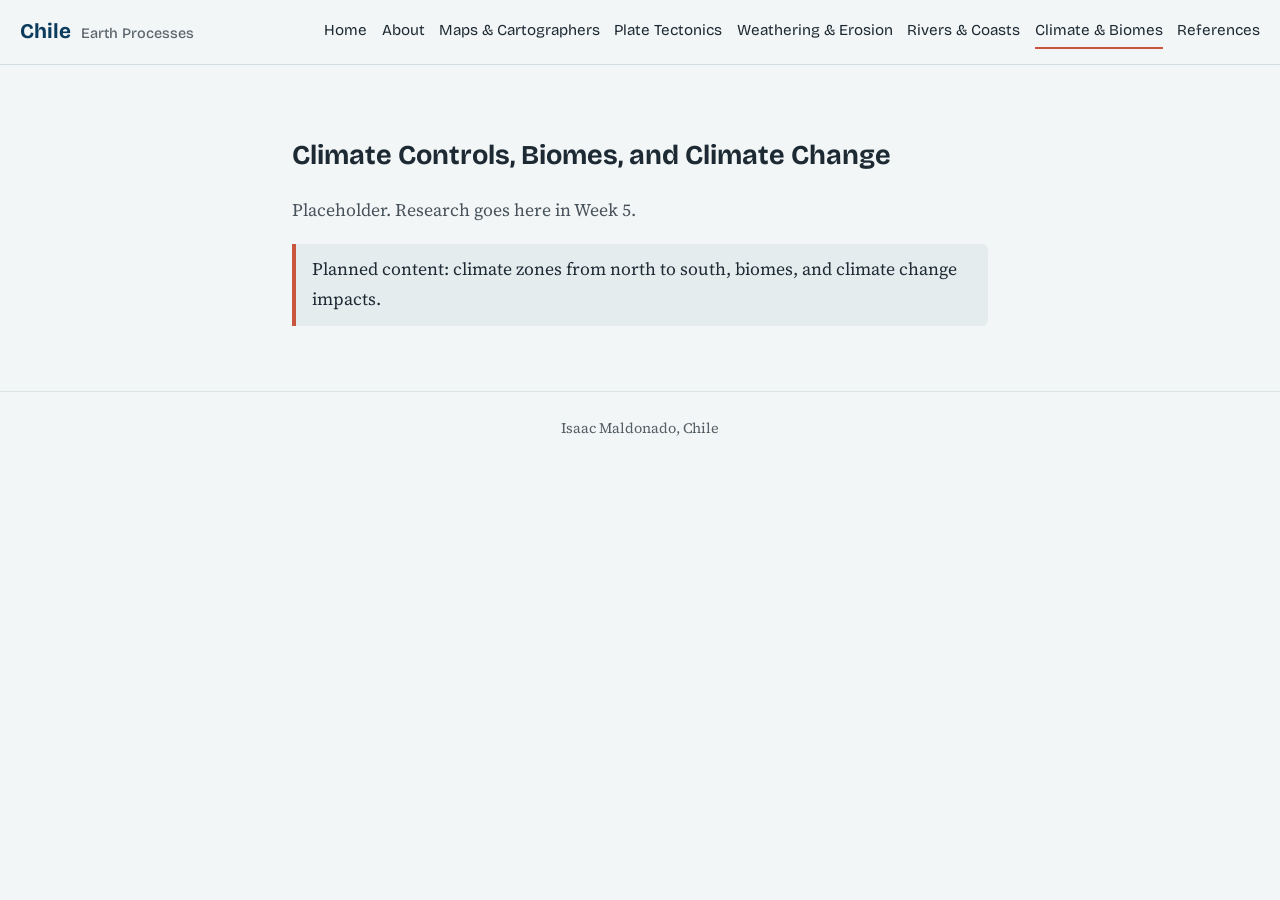
<file: climate.html>
<!DOCTYPE html>
<html lang="en"><head><meta charset="utf-8">
<meta name="viewport" content="width=device-width, initial-scale=1">
<title>Climate Controls, Biomes, and Climate Change | Chile: Earth Processes</title>
<link rel="preconnect" href="https://fonts.googleapis.com"><link rel="preconnect" href="https://fonts.gstatic.com" crossorigin>
<link href="https://fonts.googleapis.com/css2?family=Bricolage+Grotesque:wght@500;700&family=Source+Serif+4:ital,wght@0,400;0,600;1,400&display=swap" rel="stylesheet">
<link rel="stylesheet" href="style.css"></head>
<body>
<header class="top"><a class="brand" href="index.html">Chile<span>Earth Processes</span></a>
<button class="menu" aria-expanded="false" aria-controls="nav">Menu</button>
<nav id="nav"><a href="index.html">Home</a><a href="about.html">About</a><a href="maps.html">Maps & Cartographers</a><a href="tectonics.html">Plate Tectonics</a><a href="erosion.html">Weathering & Erosion</a><a href="fluvial.html">Rivers & Coasts</a><a href="climate.html" aria-current="page">Climate & Biomes</a><a href="references.html">References</a></nav></header>
<main><section><h2>Climate Controls, Biomes, and Climate Change</h2><p class="note">Placeholder. Research goes here in Week 5.</p><p class="todo">Planned content: climate zones from north to south, biomes, and climate change impacts.</p></section></main>
<footer>Isaac Maldonado, Chile</footer>
<script src="script.js"></script></body></html>
</file>
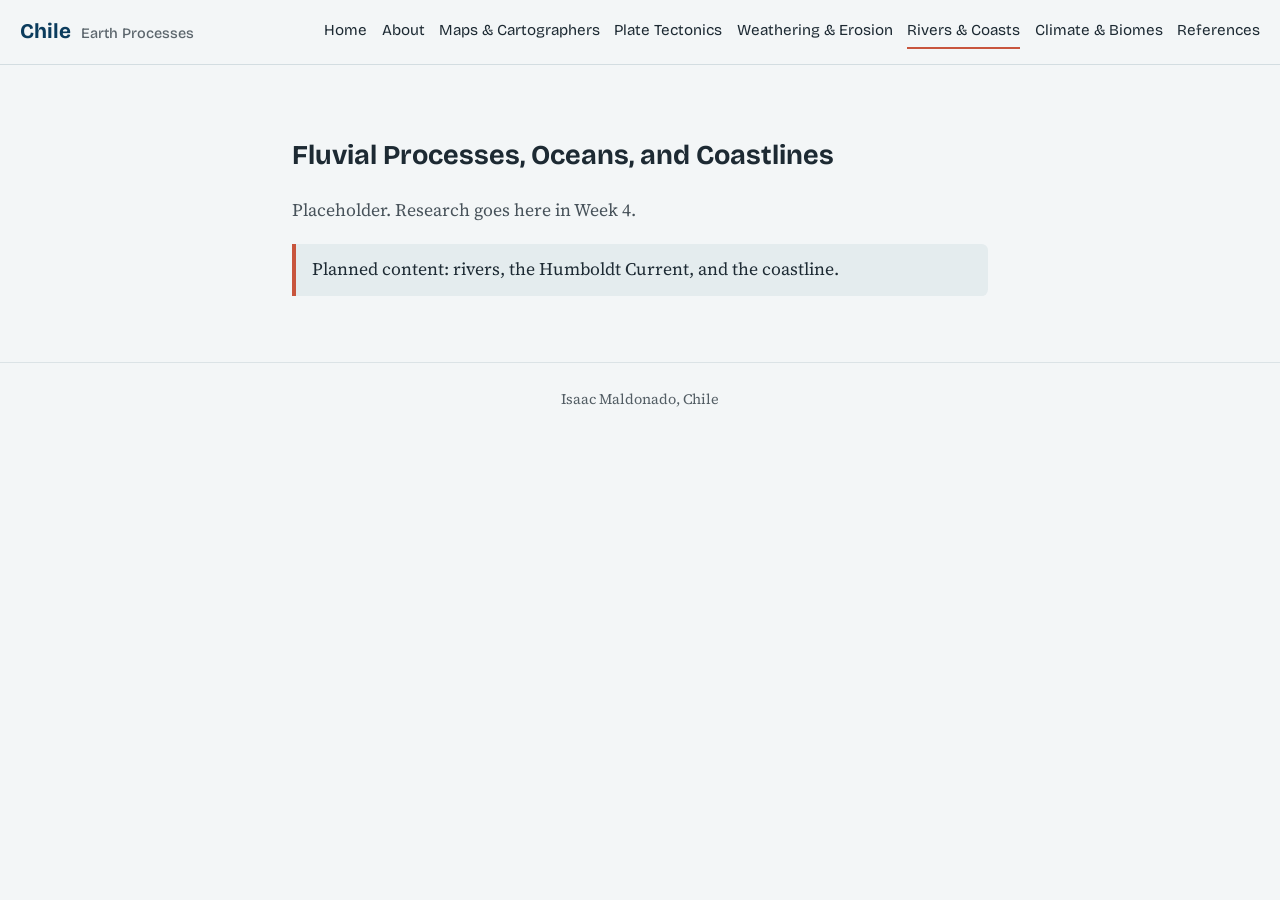
<file: fluvial.html>
<!DOCTYPE html>
<html lang="en"><head><meta charset="utf-8">
<meta name="viewport" content="width=device-width, initial-scale=1">
<title>Fluvial Processes, Oceans, and Coastlines | Chile: Earth Processes</title>
<link rel="preconnect" href="https://fonts.googleapis.com"><link rel="preconnect" href="https://fonts.gstatic.com" crossorigin>
<link href="https://fonts.googleapis.com/css2?family=Bricolage+Grotesque:wght@500;700&family=Source+Serif+4:ital,wght@0,400;0,600;1,400&display=swap" rel="stylesheet">
<link rel="stylesheet" href="style.css"></head>
<body>
<header class="top"><a class="brand" href="index.html">Chile<span>Earth Processes</span></a>
<button class="menu" aria-expanded="false" aria-controls="nav">Menu</button>
<nav id="nav"><a href="index.html">Home</a><a href="about.html">About</a><a href="maps.html">Maps & Cartographers</a><a href="tectonics.html">Plate Tectonics</a><a href="erosion.html">Weathering & Erosion</a><a href="fluvial.html" aria-current="page">Rivers & Coasts</a><a href="climate.html">Climate & Biomes</a><a href="references.html">References</a></nav></header>
<main><section><h2>Fluvial Processes, Oceans, and Coastlines</h2><p class="note">Placeholder. Research goes here in Week 4.</p><p class="todo">Planned content: rivers, the Humboldt Current, and the coastline.</p></section></main>
<footer>Isaac Maldonado, Chile</footer>
<script src="script.js"></script></body></html>
</file>
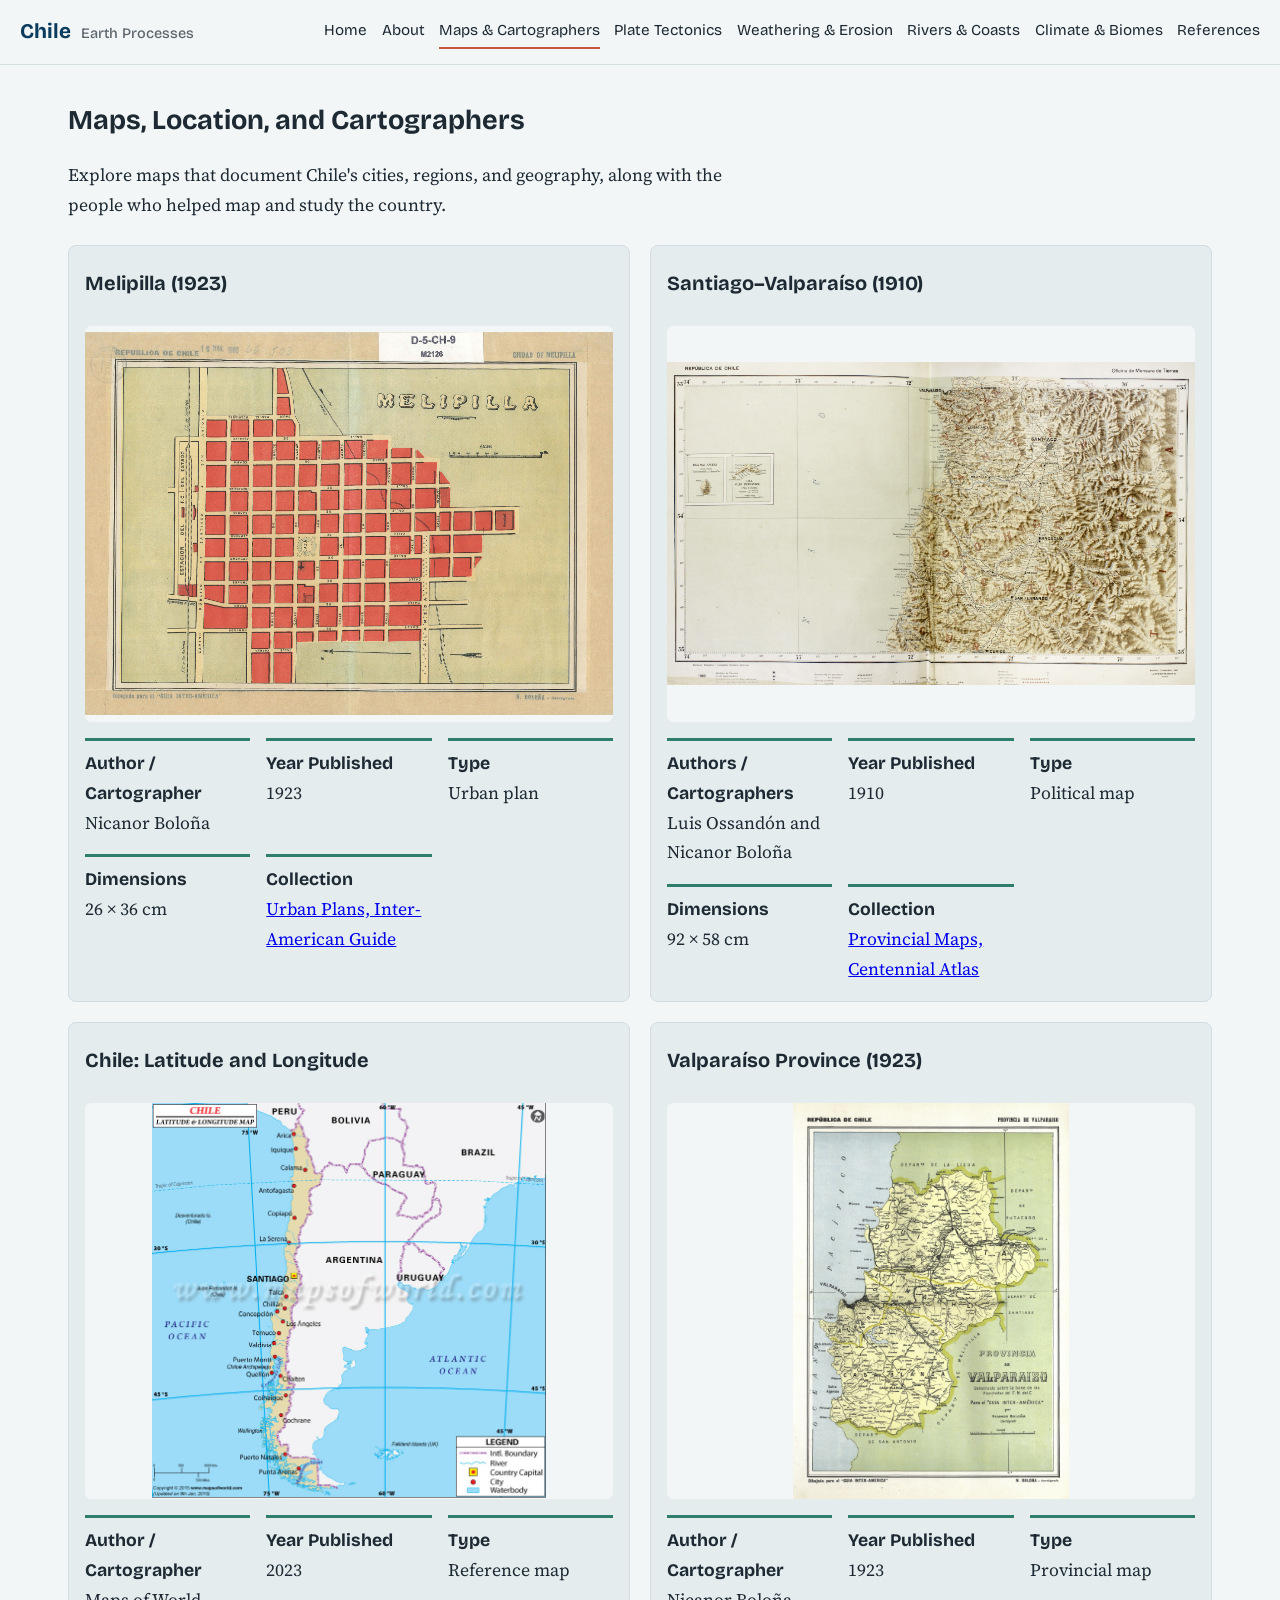
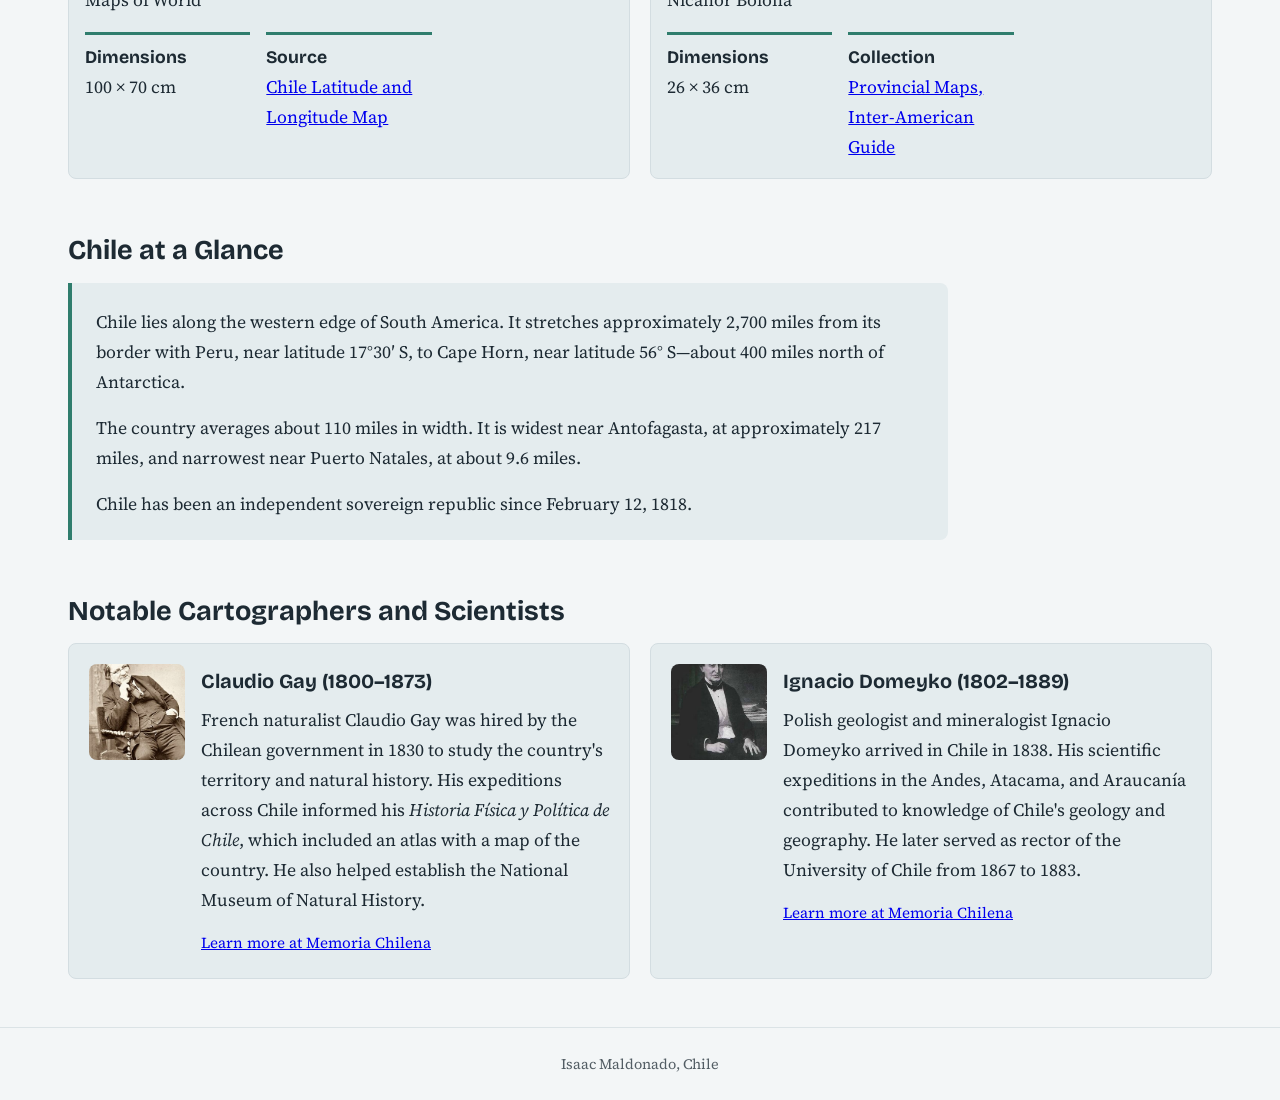
<file: maps.html>
<!DOCTYPE html>
<html lang="en"><head><meta charset="utf-8">
<meta name="viewport" content="width=device-width, initial-scale=1">
<title>Maps, Location, and Cartographers | Chile: Earth Processes</title>
<link rel="preconnect" href="https://fonts.googleapis.com"><link rel="preconnect" href="https://fonts.gstatic.com" crossorigin>
<link href="https://fonts.googleapis.com/css2?family=Bricolage+Grotesque:wght@500;700&family=Source+Serif+4:ital,wght@0,400;0,600;1,400&display=swap" rel="stylesheet">
<link rel="stylesheet" href="style.css"></head>
<body>
<header class="top"><a class="brand" href="index.html">Chile<span>Earth Processes</span></a>
<button class="menu" aria-expanded="false" aria-controls="nav">Menu</button>
<nav id="nav"><a href="index.html">Home</a><a href="about.html">About</a><a href="maps.html" aria-current="page">Maps & Cartographers</a><a href="tectonics.html">Plate Tectonics</a><a href="erosion.html">Weathering & Erosion</a><a href="fluvial.html">Rivers & Coasts</a><a href="climate.html">Climate & Biomes</a><a href="references.html">References</a></nav></header>
<main class="maps-main">
    <section>
        <h2>Maps, Location, and Cartographers</h2>
        <p class="maps-intro">Explore maps that document Chile's cities, regions, and geography, along with the people who helped map and study the country.</p>
        <div class="map-grid">
            <article class="map-card">
                <h3>Melipilla (1923)</h3>
                <figure class="photo map-image"><img src="images/Melipilla.jpg" alt="Historical urban plan of Melipilla, published in 1923" loading="lazy"></figure>
                <dl class="facts map-facts">
                    <div><dt>Author / Cartographer</dt><dd>Nicanor Boloña</dd></div>
                    <div><dt>Year Published</dt><dd>1923</dd></div>
                    <div><dt>Type</dt><dd>Urban plan</dd></div>
                    <div><dt>Dimensions</dt><dd>26 × 36 cm</dd></div>
                    <div><dt>Collection</dt><dd><a href="https://www.bcn.cl/siit/mapoteca/listado?coleccion=Planos+Urbanos+Gu%C3%ADa+Interamerica&amp;region=0">Urban Plans, Inter-American Guide</a></dd></div>
                </dl>
            </article>
            <article class="map-card">
                <h3>Santiago–Valparaíso (1910)</h3>
                <figure class="photo map-image"><img src="images/Santiago_Valparaiso.jpg" alt="Historical map of Santiago and Valparaíso" loading="lazy"></figure>
                <dl class="facts map-facts">
                    <div><dt>Authors / Cartographers</dt><dd>Luis Ossandón and Nicanor Boloña</dd></div>
                    <div><dt>Year Published</dt><dd>1910</dd></div>
                    <div><dt>Type</dt><dd>Political map</dd></div>
                    <div><dt>Dimensions</dt><dd>92 × 58 cm</dd></div>
                    <div><dt>Collection</dt><dd><a href="https://www.bcn.cl/siit/mapoteca/listado?coleccion=Mapas+Provinciales+Atlas+Centenario&amp;region=0">Provincial Maps, Centennial Atlas</a></dd></div>
                </dl>
            </article>
            <article class="map-card">
                <h3>Chile: Latitude and Longitude</h3>
                <figure class="photo map-image"><img src="images/chile_map.png" alt="Map showing the latitude and longitude of Chile" loading="lazy"></figure>
                <dl class="facts map-facts">
                    <div><dt>Author / Cartographer</dt><dd>Maps of World</dd></div>
                    <div><dt>Year Published</dt><dd>2023</dd></div>
                    <div><dt>Type</dt><dd>Reference map</dd></div>
                    <div><dt>Dimensions</dt><dd>100 × 70 cm</dd></div>
                    <div><dt>Source</dt><dd><a href="https://www.mapsofworld.com/lat_long/chile-lat-long.html">Chile Latitude and Longitude Map</a></dd></div>
                </dl>
            </article>
            <article class="map-card">
                <h3>Valparaíso Province (1923)</h3>
                <figure class="photo map-image"><img src="images/Provincia_de_Valparaiso-O.jpg" alt="Historical map of Valparaíso Province" loading="lazy"></figure>
                <dl class="facts map-facts">
                    <div><dt>Author / Cartographer</dt><dd>Nicanor Boloña</dd></div>
                    <div><dt>Year Published</dt><dd>1923</dd></div>
                    <div><dt>Type</dt><dd>Provincial map</dd></div>
                    <div><dt>Dimensions</dt><dd>26 × 36 cm</dd></div>
                    <div><dt>Collection</dt><dd><a href="https://www.bcn.cl/siit/mapoteca/historico_view?handle=10221.1/70967&amp;coleccion=Mapas+Provinciales+Gu%C3%ADa+Interamerica&amp;tipo=4">Provincial Maps, Inter-American Guide</a></dd></div>
                </dl>
            </article>
        </div>
    </section>
    <section class="location-section">
        <h2>Chile at a Glance</h2>
        <div class="location-card">
            <p>Chile lies along the western edge of South America. It stretches approximately 2,700 miles from its border with Peru, near latitude 17°30′ S, to Cape Horn, near latitude 56° S—about 400 miles north of Antarctica.</p>
            <p>The country averages about 110 miles in width. It is widest near Antofagasta, at approximately 217 miles, and narrowest near Puerto Natales, at about 9.6 miles.</p>
            <p>Chile has been an independent sovereign republic since February 12, 1818.</p>
        </div>
    </section>
    <section>
        <h2>Notable Cartographers and Scientists</h2>
        <div class="cartographer-grid">
            <article class="cartographer-card">
                <img src="images/Claude_Gay.jpg" alt="Portrait of Claudio Gay" loading="lazy">
                <div>
                    <h3>Claudio Gay (1800–1873)</h3>
                    <p>French naturalist Claudio Gay was hired by the Chilean government in 1830 to study the country's territory and natural history. His expeditions across Chile informed his <i>Historia Física y Política de Chile</i>, which included an atlas with a map of the country. He also helped establish the National Museum of Natural History.</p>
                    <a href="https://www.memoriachilena.gob.cl/602/w3-article-571.html">Learn more at Memoria Chilena</a>
                </div>
            </article>
            <article class="cartographer-card">
                <img src="images/ignacio_domeyko.jpg" alt="Portrait of Ignacio Domeyko" loading="lazy">
                <div>
                    <h3>Ignacio Domeyko (1802–1889)</h3>
                    <p>Polish geologist and mineralogist Ignacio Domeyko arrived in Chile in 1838. His scientific expeditions in the Andes, Atacama, and Araucanía contributed to knowledge of Chile's geology and geography. He later served as rector of the University of Chile from 1867 to 1883.</p>
                    <a href="https://www.memoriachilena.gob.cl/602/w3-article-646.html">Learn more at Memoria Chilena</a>
                </div>
            </article>
        </div>
    </section>
</main>
<footer>Isaac Maldonado, Chile</footer>
<script src="script.js"></script></body></html>
</file>
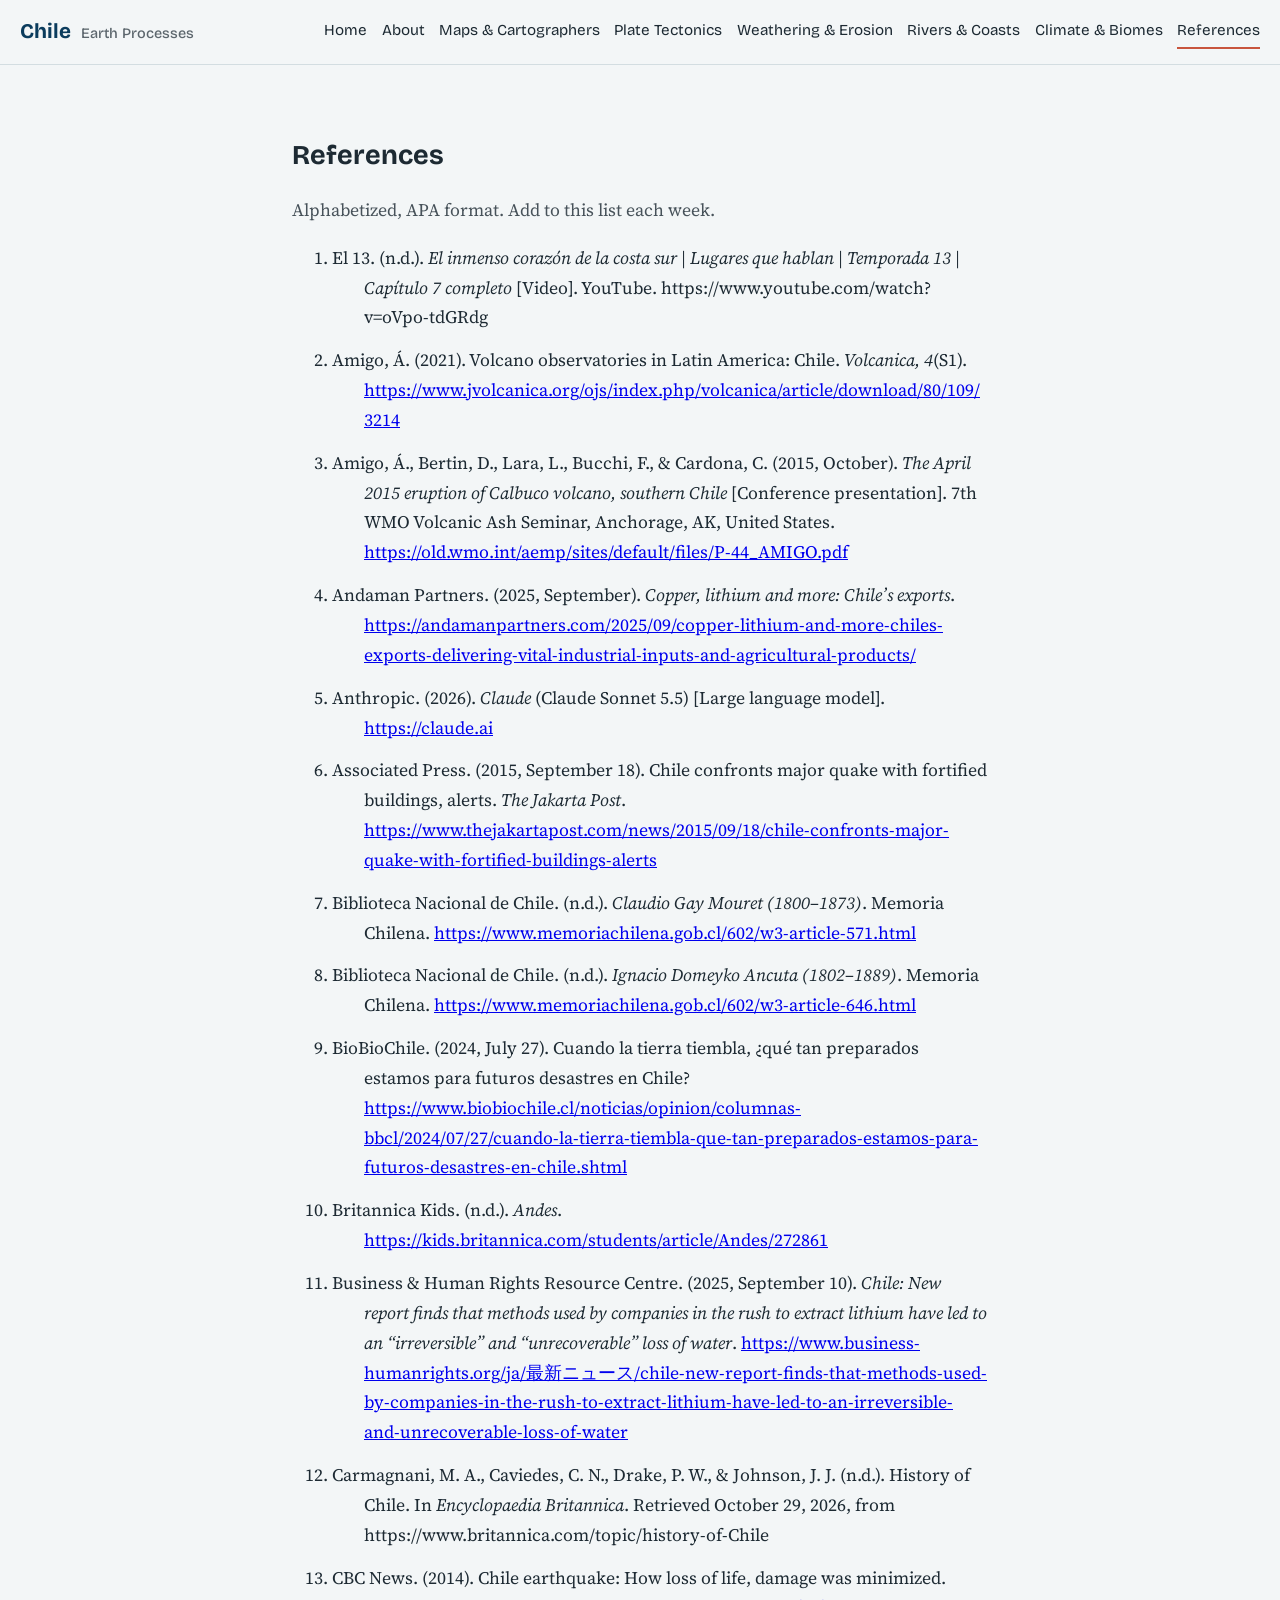
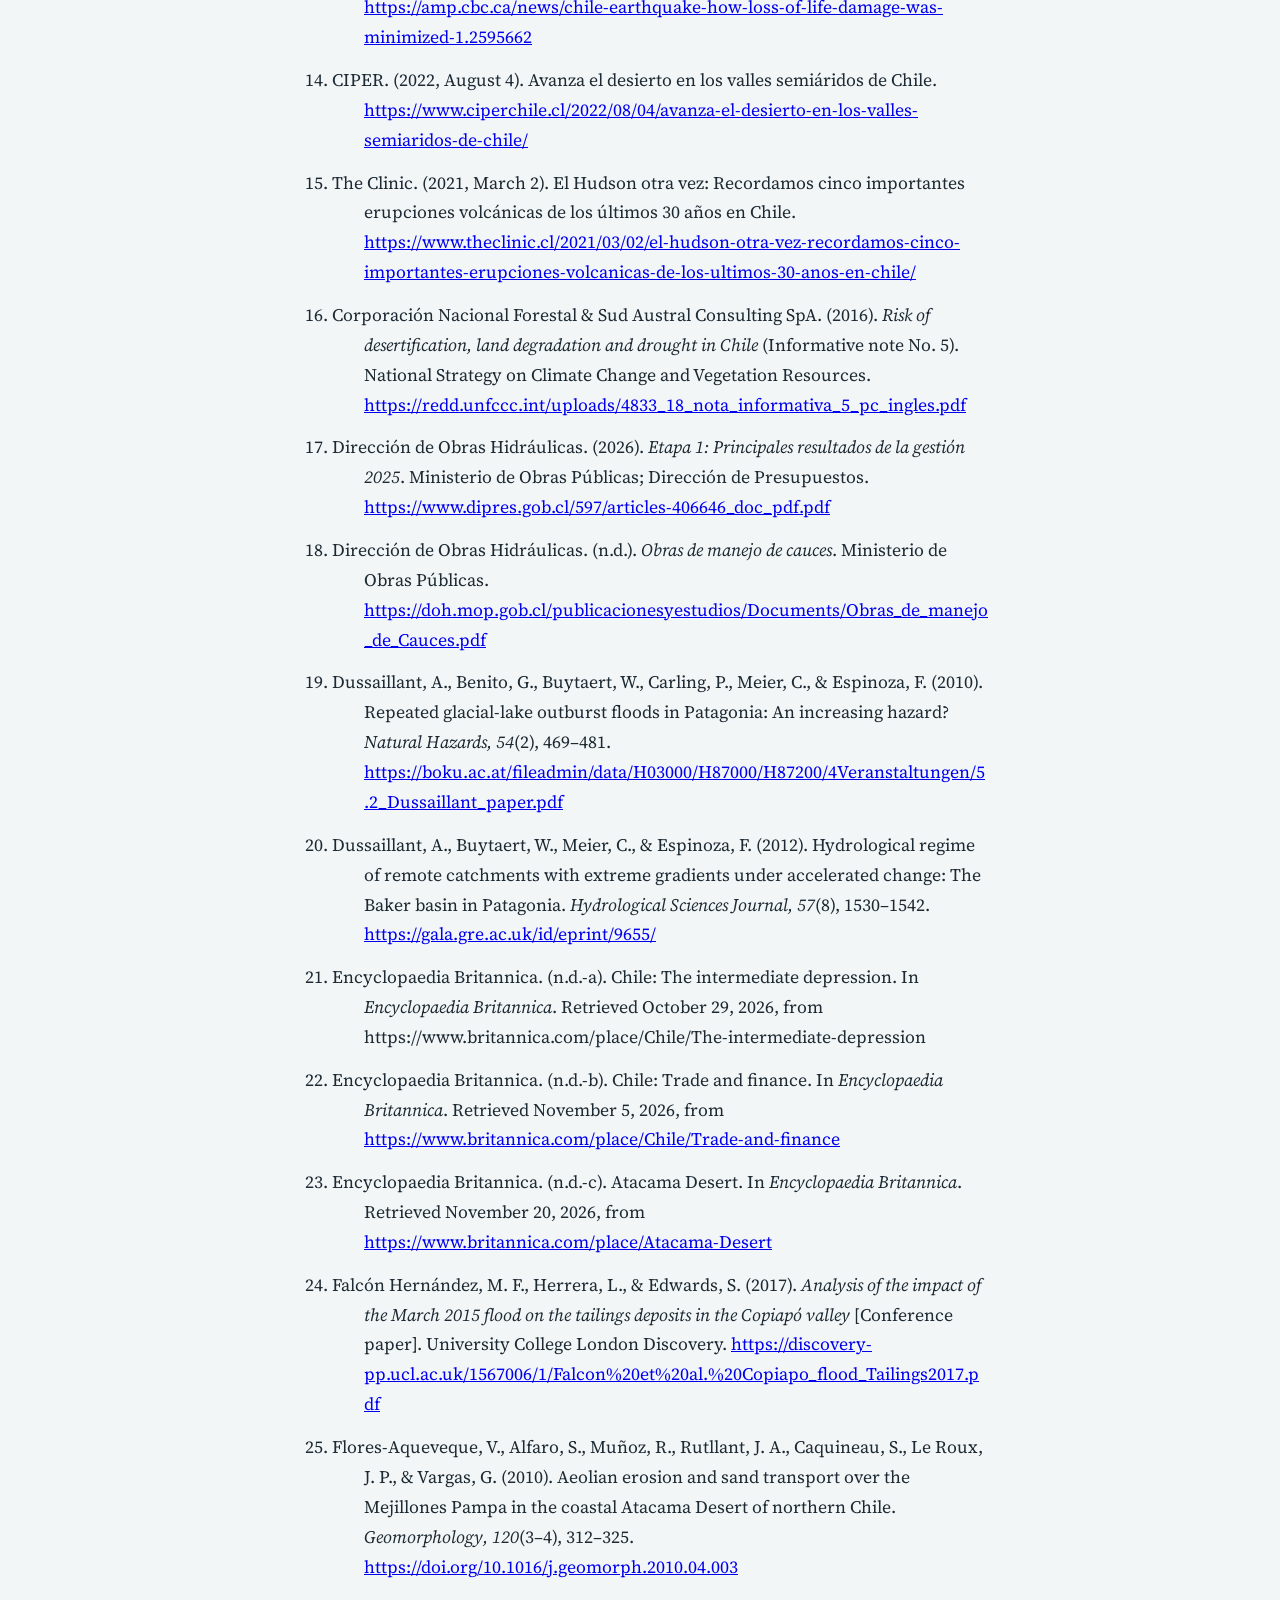
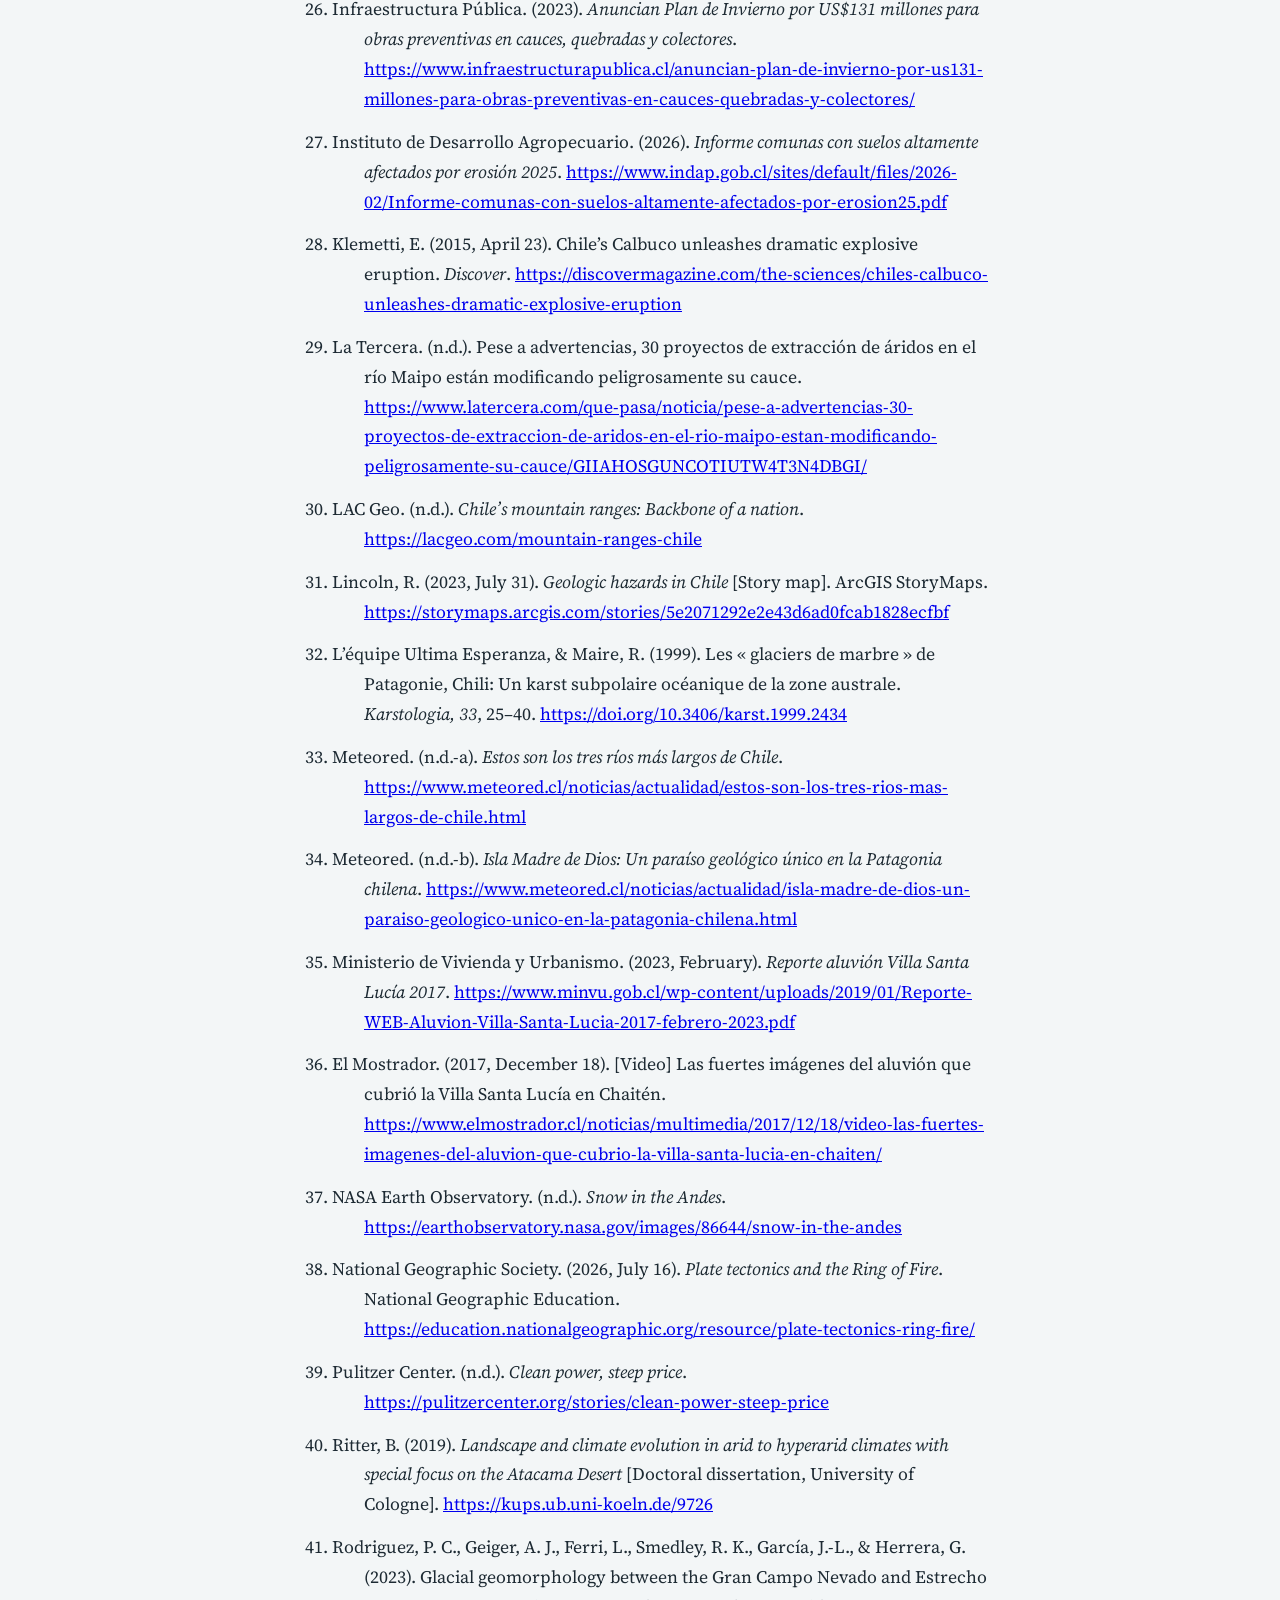
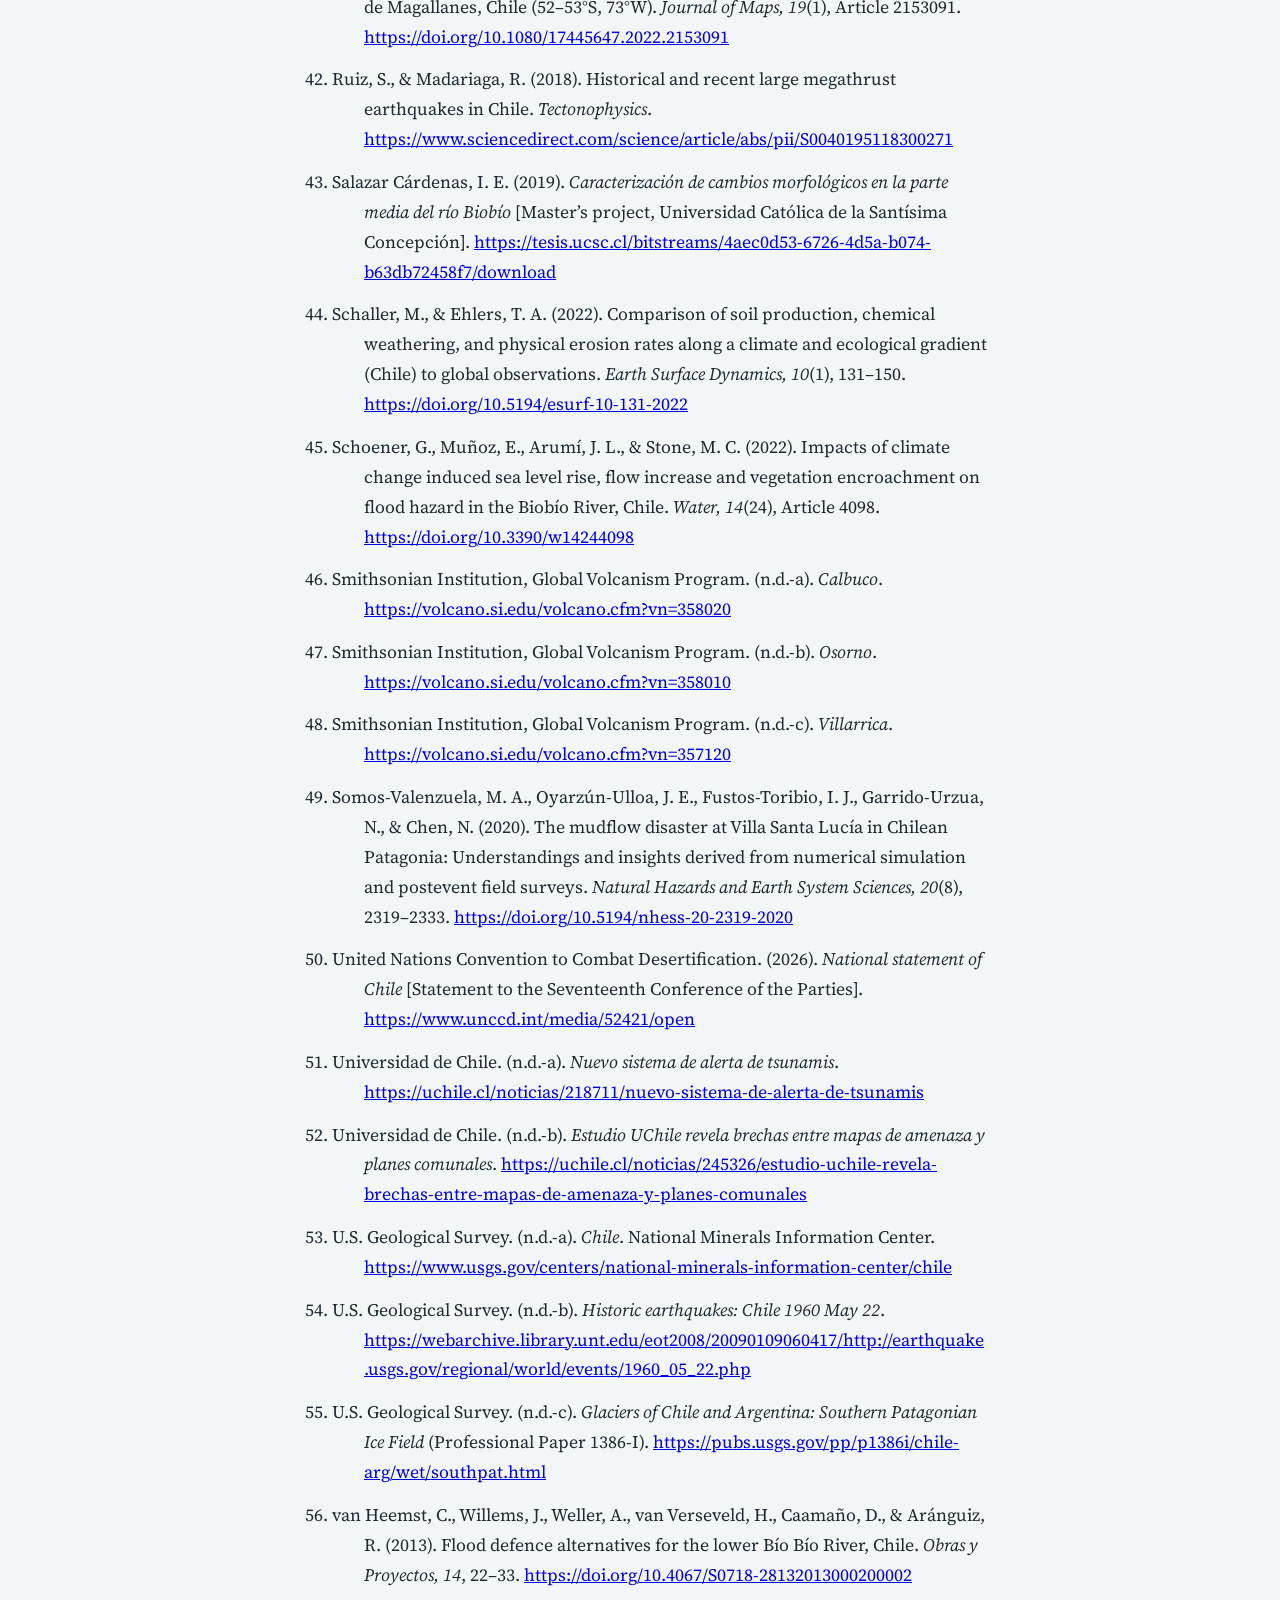
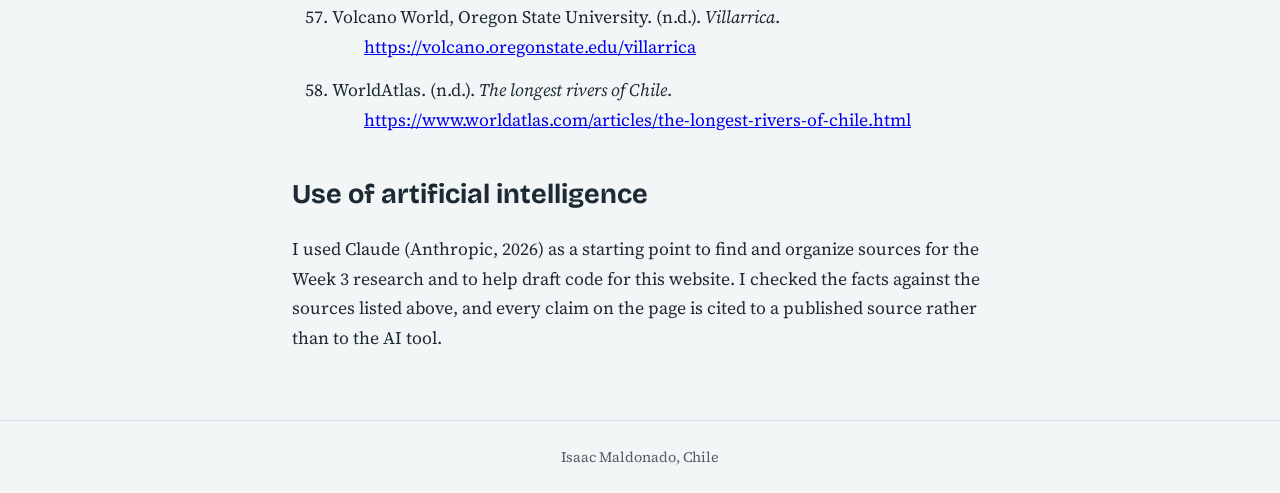
<file: references.html>
<!DOCTYPE html>
<html lang="en"><head><meta charset="utf-8">
<meta name="viewport" content="width=device-width, initial-scale=1">
<title>References | Chile: Earth Processes</title>
<link rel="preconnect" href="https://fonts.googleapis.com"><link rel="preconnect" href="https://fonts.gstatic.com" crossorigin>
<link href="https://fonts.googleapis.com/css2?family=Bricolage+Grotesque:wght@500;700&family=Source+Serif+4:ital,wght@0,400;0,600;1,400&display=swap" rel="stylesheet">
<link rel="stylesheet" href="style.css"></head>
<body>
<header class="top"><a class="brand" href="index.html">Chile<span>Earth Processes</span></a>
<button class="menu" aria-expanded="false" aria-controls="nav">Menu</button>
<nav id="nav"><a href="index.html">Home</a><a href="about.html">About</a><a href="maps.html">Maps & Cartographers</a><a href="tectonics.html">Plate Tectonics</a><a href="erosion.html">Weathering & Erosion</a><a href="fluvial.html">Rivers & Coasts</a><a href="climate.html">Climate & Biomes</a><a href="references.html" aria-current="page">References</a></nav></header>
<main><section><h2>References</h2><p class="note">Alphabetized, APA format. Add to this list each week.</p><ol class="refs">
<li>El 13. (n.d.). <i>El inmenso corazón de la costa sur | Lugares que hablan | Temporada 13 | Capítulo 7 completo</i> [Video]. YouTube. https://www.youtube.com/watch?v=oVpo-tdGRdg</li>

<li>Amigo, Á. (2021). Volcano observatories in Latin America: Chile. <i>Volcanica, 4</i>(S1). <a href="https://www.jvolcanica.org/ojs/index.php/volcanica/article/download/80/109/3214">https://www.jvolcanica.org/ojs/index.php/volcanica/article/download/80/109/3214</a></li>

<li>Amigo, Á., Bertin, D., Lara, L., Bucchi, F., &amp; Cardona, C. (2015, October). <i>The April 2015 eruption of Calbuco volcano, southern Chile</i> [Conference presentation]. 7th WMO Volcanic Ash Seminar, Anchorage, AK, United States. <a href="https://old.wmo.int/aemp/sites/default/files/P-44_AMIGO.pdf">https://old.wmo.int/aemp/sites/default/files/P-44_AMIGO.pdf</a></li>

<li>Andaman Partners. (2025, September). <i>Copper, lithium and more: Chile’s exports</i>. <a href="https://andamanpartners.com/2025/09/copper-lithium-and-more-chiles-exports-delivering-vital-industrial-inputs-and-agricultural-products/">https://andamanpartners.com/2025/09/copper-lithium-and-more-chiles-exports-delivering-vital-industrial-inputs-and-agricultural-products/</a></li>

<li>Anthropic. (2026). <i>Claude</i> (Claude Sonnet 5.5) [Large language model]. <a href="https://claude.ai">https://claude.ai</a></li>

<li>Associated Press. (2015, September 18). Chile confronts major quake with fortified buildings, alerts. <i>The Jakarta Post</i>. <a href="https://www.thejakartapost.com/news/2015/09/18/chile-confronts-major-quake-with-fortified-buildings-alerts">https://www.thejakartapost.com/news/2015/09/18/chile-confronts-major-quake-with-fortified-buildings-alerts</a></li>

<li>Biblioteca Nacional de Chile. (n.d.). <i>Claudio Gay Mouret (1800–1873)</i>. Memoria Chilena. <a href="https://www.memoriachilena.gob.cl/602/w3-article-571.html">https://www.memoriachilena.gob.cl/602/w3-article-571.html</a></li>

<li>Biblioteca Nacional de Chile. (n.d.). <i>Ignacio Domeyko Ancuta (1802–1889)</i>. Memoria Chilena. <a href="https://www.memoriachilena.gob.cl/602/w3-article-646.html">https://www.memoriachilena.gob.cl/602/w3-article-646.html</a></li>

<li>BioBioChile. (2024, July 27). Cuando la tierra tiembla, ¿qué tan preparados estamos para futuros desastres en Chile? <a href="https://www.biobiochile.cl/noticias/opinion/columnas-bbcl/2024/07/27/cuando-la-tierra-tiembla-que-tan-preparados-estamos-para-futuros-desastres-en-chile.shtml">https://www.biobiochile.cl/noticias/opinion/columnas-bbcl/2024/07/27/cuando-la-tierra-tiembla-que-tan-preparados-estamos-para-futuros-desastres-en-chile.shtml</a></li>

<li>Britannica Kids. (n.d.). <i>Andes</i>. <a href="https://kids.britannica.com/students/article/Andes/272861">https://kids.britannica.com/students/article/Andes/272861</a></li>

<li>Business &amp; Human Rights Resource Centre. (2025, September 10). <i>Chile: New report finds that methods used by companies in the rush to extract lithium have led to an “irreversible” and “unrecoverable” loss of water</i>. <a href="https://www.business-humanrights.org/ja/最新ニュース/chile-new-report-finds-that-methods-used-by-companies-in-the-rush-to-extract-lithium-have-led-to-an-irreversible-and-unrecoverable-loss-of-water">https://www.business-humanrights.org/ja/最新ニュース/chile-new-report-finds-that-methods-used-by-companies-in-the-rush-to-extract-lithium-have-led-to-an-irreversible-and-unrecoverable-loss-of-water</a></li>

<li>Carmagnani, M. A., Caviedes, C. N., Drake, P. W., &amp; Johnson, J. J. (n.d.). History of Chile. In <i>Encyclopaedia Britannica</i>. Retrieved October 29, 2026, from https://www.britannica.com/topic/history-of-Chile</li>

<li>CBC News. (2014). Chile earthquake: How loss of life, damage was minimized. <a href="https://amp.cbc.ca/news/chile-earthquake-how-loss-of-life-damage-was-minimized-1.2595662">https://amp.cbc.ca/news/chile-earthquake-how-loss-of-life-damage-was-minimized-1.2595662</a></li>

<li>CIPER. (2022, August 4). Avanza el desierto en los valles semiáridos de Chile. <a href="https://www.ciperchile.cl/2022/08/04/avanza-el-desierto-en-los-valles-semiaridos-de-chile/">https://www.ciperchile.cl/2022/08/04/avanza-el-desierto-en-los-valles-semiaridos-de-chile/</a></li>

<li>The Clinic. (2021, March 2). El Hudson otra vez: Recordamos cinco importantes erupciones volcánicas de los últimos 30 años en Chile. <a href="https://www.theclinic.cl/2021/03/02/el-hudson-otra-vez-recordamos-cinco-importantes-erupciones-volcanicas-de-los-ultimos-30-anos-en-chile/">https://www.theclinic.cl/2021/03/02/el-hudson-otra-vez-recordamos-cinco-importantes-erupciones-volcanicas-de-los-ultimos-30-anos-en-chile/</a></li>

<li>Corporación Nacional Forestal &amp; Sud Austral Consulting SpA. (2016). <i>Risk of desertification, land degradation and drought in Chile</i> (Informative note No. 5). National Strategy on Climate Change and Vegetation Resources. <a href="https://redd.unfccc.int/uploads/4833_18_nota_informativa_5_pc_ingles.pdf">https://redd.unfccc.int/uploads/4833_18_nota_informativa_5_pc_ingles.pdf</a></li>

<li>Dirección de Obras Hidráulicas. (2026). <i>Etapa 1: Principales resultados de la gestión 2025</i>. Ministerio de Obras Públicas; Dirección de Presupuestos. <a href="https://www.dipres.gob.cl/597/articles-406646_doc_pdf.pdf">https://www.dipres.gob.cl/597/articles-406646_doc_pdf.pdf</a></li>

<li>Dirección de Obras Hidráulicas. (n.d.). <i>Obras de manejo de cauces</i>. Ministerio de Obras Públicas. <a href="https://doh.mop.gob.cl/publicacionesyestudios/Documents/Obras_de_manejo_de_Cauces.pdf">https://doh.mop.gob.cl/publicacionesyestudios/Documents/Obras_de_manejo_de_Cauces.pdf</a></li>

<li>Dussaillant, A., Benito, G., Buytaert, W., Carling, P., Meier, C., &amp; Espinoza, F. (2010). Repeated glacial-lake outburst floods in Patagonia: An increasing hazard? <i>Natural Hazards, 54</i>(2), 469–481. <a href="https://boku.ac.at/fileadmin/data/H03000/H87000/H87200/4Veranstaltungen/5.2_Dussaillant_paper.pdf">https://boku.ac.at/fileadmin/data/H03000/H87000/H87200/4Veranstaltungen/5.2_Dussaillant_paper.pdf</a></li>

<li>Dussaillant, A., Buytaert, W., Meier, C., &amp; Espinoza, F. (2012). Hydrological regime of remote catchments with extreme gradients under accelerated change: The Baker basin in Patagonia. <i>Hydrological Sciences Journal, 57</i>(8), 1530–1542. <a href="https://gala.gre.ac.uk/id/eprint/9655/">https://gala.gre.ac.uk/id/eprint/9655/</a></li>

<li>Encyclopaedia Britannica. (n.d.-a). Chile: The intermediate depression. In <i>Encyclopaedia Britannica</i>. Retrieved October 29, 2026, from https://www.britannica.com/place/Chile/The-intermediate-depression</li>

<li>Encyclopaedia Britannica. (n.d.-b). Chile: Trade and finance. In <i>Encyclopaedia Britannica</i>. Retrieved November 5, 2026, from <a href="https://www.britannica.com/place/Chile/Trade-and-finance">https://www.britannica.com/place/Chile/Trade-and-finance</a></li>

<li>Encyclopaedia Britannica. (n.d.-c). Atacama Desert. In <i>Encyclopaedia Britannica</i>. Retrieved November 20, 2026, from <a href="https://www.britannica.com/place/Atacama-Desert">https://www.britannica.com/place/Atacama-Desert</a></li>

<li>Falcón Hernández, M. F., Herrera, L., &amp; Edwards, S. (2017). <i>Analysis of the impact of the March 2015 flood on the tailings deposits in the Copiapó valley</i> [Conference paper]. University College London Discovery. <a href="https://discovery-pp.ucl.ac.uk/1567006/1/Falcon%20et%20al.%20Copiapo_flood_Tailings2017.pdf">https://discovery-pp.ucl.ac.uk/1567006/1/Falcon%20et%20al.%20Copiapo_flood_Tailings2017.pdf</a></li>

<li>Flores-Aqueveque, V., Alfaro, S., Muñoz, R., Rutllant, J. A., Caquineau, S., Le Roux, J. P., &amp; Vargas, G. (2010). Aeolian erosion and sand transport over the Mejillones Pampa in the coastal Atacama Desert of northern Chile. <i>Geomorphology, 120</i>(3–4), 312–325. <a href="https://doi.org/10.1016/j.geomorph.2010.04.003">https://doi.org/10.1016/j.geomorph.2010.04.003</a></li>

<li>Infraestructura Pública. (2023). <i>Anuncian Plan de Invierno por US$131 millones para obras preventivas en cauces, quebradas y colectores</i>. <a href="https://www.infraestructurapublica.cl/anuncian-plan-de-invierno-por-us131-millones-para-obras-preventivas-en-cauces-quebradas-y-colectores/">https://www.infraestructurapublica.cl/anuncian-plan-de-invierno-por-us131-millones-para-obras-preventivas-en-cauces-quebradas-y-colectores/</a></li>

<li>Instituto de Desarrollo Agropecuario. (2026). <i>Informe comunas con suelos altamente afectados por erosión 2025</i>. <a href="https://www.indap.gob.cl/sites/default/files/2026-02/Informe-comunas-con-suelos-altamente-afectados-por-erosion25.pdf">https://www.indap.gob.cl/sites/default/files/2026-02/Informe-comunas-con-suelos-altamente-afectados-por-erosion25.pdf</a></li>

<li>Klemetti, E. (2015, April 23). Chile’s Calbuco unleashes dramatic explosive eruption. <i>Discover</i>. <a href="https://discovermagazine.com/the-sciences/chiles-calbuco-unleashes-dramatic-explosive-eruption">https://discovermagazine.com/the-sciences/chiles-calbuco-unleashes-dramatic-explosive-eruption</a></li>

<li>La Tercera. (n.d.). Pese a advertencias, 30 proyectos de extracción de áridos en el río Maipo están modificando peligrosamente su cauce. <a href="https://www.latercera.com/que-pasa/noticia/pese-a-advertencias-30-proyectos-de-extraccion-de-aridos-en-el-rio-maipo-estan-modificando-peligrosamente-su-cauce/GIIAHOSGUNCOTIUTW4T3N4DBGI/">https://www.latercera.com/que-pasa/noticia/pese-a-advertencias-30-proyectos-de-extraccion-de-aridos-en-el-rio-maipo-estan-modificando-peligrosamente-su-cauce/GIIAHOSGUNCOTIUTW4T3N4DBGI/</a></li>

<li>LAC Geo. (n.d.). <i>Chile’s mountain ranges: Backbone of a nation</i>. <a href="https://lacgeo.com/mountain-ranges-chile">https://lacgeo.com/mountain-ranges-chile</a></li>

<li>Lincoln, R. (2023, July 31). <i>Geologic hazards in Chile</i> [Story map]. ArcGIS StoryMaps. <a href="https://storymaps.arcgis.com/stories/5e2071292e2e43d6ad0fcab1828ecfbf">https://storymaps.arcgis.com/stories/5e2071292e2e43d6ad0fcab1828ecfbf</a></li>

<li>L’équipe Ultima Esperanza, &amp; Maire, R. (1999). Les « glaciers de marbre » de Patagonie, Chili: Un karst subpolaire océanique de la zone australe. <i>Karstologia, 33</i>, 25–40. <a href="https://doi.org/10.3406/karst.1999.2434">https://doi.org/10.3406/karst.1999.2434</a></li>

<li>Meteored. (n.d.-a). <i>Estos son los tres ríos más largos de Chile</i>. <a href="https://www.meteored.cl/noticias/actualidad/estos-son-los-tres-rios-mas-largos-de-chile.html">https://www.meteored.cl/noticias/actualidad/estos-son-los-tres-rios-mas-largos-de-chile.html</a></li>

<li>Meteored. (n.d.-b). <i>Isla Madre de Dios: Un paraíso geológico único en la Patagonia chilena</i>. <a href="https://www.meteored.cl/noticias/actualidad/isla-madre-de-dios-un-paraiso-geologico-unico-en-la-patagonia-chilena.html">https://www.meteored.cl/noticias/actualidad/isla-madre-de-dios-un-paraiso-geologico-unico-en-la-patagonia-chilena.html</a></li>

<li>Ministerio de Vivienda y Urbanismo. (2023, February). <i>Reporte aluvión Villa Santa Lucía 2017</i>. <a href="https://www.minvu.gob.cl/wp-content/uploads/2019/01/Reporte-WEB-Aluvion-Villa-Santa-Lucia-2017-febrero-2023.pdf">https://www.minvu.gob.cl/wp-content/uploads/2019/01/Reporte-WEB-Aluvion-Villa-Santa-Lucia-2017-febrero-2023.pdf</a></li>

<li>El Mostrador. (2017, December 18). [Video] Las fuertes imágenes del aluvión que cubrió la Villa Santa Lucía en Chaitén. <a href="https://www.elmostrador.cl/noticias/multimedia/2017/12/18/video-las-fuertes-imagenes-del-aluvion-que-cubrio-la-villa-santa-lucia-en-chaiten/">https://www.elmostrador.cl/noticias/multimedia/2017/12/18/video-las-fuertes-imagenes-del-aluvion-que-cubrio-la-villa-santa-lucia-en-chaiten/</a></li>

<li>NASA Earth Observatory. (n.d.). <i>Snow in the Andes</i>. <a href="https://earthobservatory.nasa.gov/images/86644/snow-in-the-andes">https://earthobservatory.nasa.gov/images/86644/snow-in-the-andes</a></li>

<li>National Geographic Society. (2026, July 16). <i>Plate tectonics and the Ring of Fire</i>. National Geographic Education. <a href="https://education.nationalgeographic.org/resource/plate-tectonics-ring-fire/">https://education.nationalgeographic.org/resource/plate-tectonics-ring-fire/</a></li>

<li>Pulitzer Center. (n.d.). <i>Clean power, steep price</i>. <a href="https://pulitzercenter.org/stories/clean-power-steep-price">https://pulitzercenter.org/stories/clean-power-steep-price</a></li>

<li>Ritter, B. (2019). <i>Landscape and climate evolution in arid to hyperarid climates with special focus on the Atacama Desert</i> [Doctoral dissertation, University of Cologne]. <a href="https://kups.ub.uni-koeln.de/9726">https://kups.ub.uni-koeln.de/9726</a></li>

<li>Rodriguez, P. C., Geiger, A. J., Ferri, L., Smedley, R. K., García, J.-L., &amp; Herrera, G. (2023). Glacial geomorphology between the Gran Campo Nevado and Estrecho de Magallanes, Chile (52–53°S, 73°W). <i>Journal of Maps, 19</i>(1), Article 2153091. <a href="https://doi.org/10.1080/17445647.2022.2153091">https://doi.org/10.1080/17445647.2022.2153091</a></li>

<li>Ruiz, S., &amp; Madariaga, R. (2018). Historical and recent large megathrust earthquakes in Chile. <i>Tectonophysics</i>. <a href="https://www.sciencedirect.com/science/article/abs/pii/S0040195118300271">https://www.sciencedirect.com/science/article/abs/pii/S0040195118300271</a></li>

<li>Salazar Cárdenas, I. E. (2019). <i>Caracterización de cambios morfológicos en la parte media del río Biobío</i> [Master’s project, Universidad Católica de la Santísima Concepción]. <a href="https://tesis.ucsc.cl/bitstreams/4aec0d53-6726-4d5a-b074-b63db72458f7/download">https://tesis.ucsc.cl/bitstreams/4aec0d53-6726-4d5a-b074-b63db72458f7/download</a></li>

<li>Schaller, M., &amp; Ehlers, T. A. (2022). Comparison of soil production, chemical weathering, and physical erosion rates along a climate and ecological gradient (Chile) to global observations. <i>Earth Surface Dynamics, 10</i>(1), 131–150. <a href="https://doi.org/10.5194/esurf-10-131-2022">https://doi.org/10.5194/esurf-10-131-2022</a></li>

<li>Schoener, G., Muñoz, E., Arumí, J. L., &amp; Stone, M. C. (2022). Impacts of climate change induced sea level rise, flow increase and vegetation encroachment on flood hazard in the Biobío River, Chile. <i>Water, 14</i>(24), Article 4098. <a href="https://doi.org/10.3390/w14244098">https://doi.org/10.3390/w14244098</a></li>

<li>Smithsonian Institution, Global Volcanism Program. (n.d.-a). <i>Calbuco</i>. <a href="https://volcano.si.edu/volcano.cfm?vn=358020">https://volcano.si.edu/volcano.cfm?vn=358020</a></li>

<li>Smithsonian Institution, Global Volcanism Program. (n.d.-b). <i>Osorno</i>. <a href="https://volcano.si.edu/volcano.cfm?vn=358010">https://volcano.si.edu/volcano.cfm?vn=358010</a></li>

<li>Smithsonian Institution, Global Volcanism Program. (n.d.-c). <i>Villarrica</i>. <a href="https://volcano.si.edu/volcano.cfm?vn=357120">https://volcano.si.edu/volcano.cfm?vn=357120</a></li>

<li>Somos-Valenzuela, M. A., Oyarzún-Ulloa, J. E., Fustos-Toribio, I. J., Garrido-Urzua, N., &amp; Chen, N. (2020). The mudflow disaster at Villa Santa Lucía in Chilean Patagonia: Understandings and insights derived from numerical simulation and postevent field surveys. <i>Natural Hazards and Earth System Sciences, 20</i>(8), 2319–2333. <a href="https://doi.org/10.5194/nhess-20-2319-2020">https://doi.org/10.5194/nhess-20-2319-2020</a></li>

<li>United Nations Convention to Combat Desertification. (2026). <i>National statement of Chile</i> [Statement to the Seventeenth Conference of the Parties]. <a href="https://www.unccd.int/media/52421/open">https://www.unccd.int/media/52421/open</a></li>

<li>Universidad de Chile. (n.d.-a). <i>Nuevo sistema de alerta de tsunamis</i>. <a href="https://uchile.cl/noticias/218711/nuevo-sistema-de-alerta-de-tsunamis">https://uchile.cl/noticias/218711/nuevo-sistema-de-alerta-de-tsunamis</a></li>

<li>Universidad de Chile. (n.d.-b). <i>Estudio UChile revela brechas entre mapas de amenaza y planes comunales</i>. <a href="https://uchile.cl/noticias/245326/estudio-uchile-revela-brechas-entre-mapas-de-amenaza-y-planes-comunales">https://uchile.cl/noticias/245326/estudio-uchile-revela-brechas-entre-mapas-de-amenaza-y-planes-comunales</a></li>

<li>U.S. Geological Survey. (n.d.-a). <i>Chile</i>. National Minerals Information Center. <a href="https://www.usgs.gov/centers/national-minerals-information-center/chile">https://www.usgs.gov/centers/national-minerals-information-center/chile</a></li>

<li>U.S. Geological Survey. (n.d.-b). <i>Historic earthquakes: Chile 1960 May 22</i>. <a href="https://webarchive.library.unt.edu/eot2008/20090109060417/http://earthquake.usgs.gov/regional/world/events/1960_05_22.php">https://webarchive.library.unt.edu/eot2008/20090109060417/http://earthquake.usgs.gov/regional/world/events/1960_05_22.php</a></li>

<li>U.S. Geological Survey. (n.d.-c). <i>Glaciers of Chile and Argentina: Southern Patagonian Ice Field</i> (Professional Paper 1386-I). <a href="https://pubs.usgs.gov/pp/p1386i/chile-arg/wet/southpat.html">https://pubs.usgs.gov/pp/p1386i/chile-arg/wet/southpat.html</a></li>

<li>van Heemst, C., Willems, J., Weller, A., van Verseveld, H., Caamaño, D., &amp; Aránguiz, R. (2013). Flood defence alternatives for the lower Bío Bío River, Chile. <i>Obras y Proyectos, 14</i>, 22–33. <a href="https://doi.org/10.4067/S0718-28132013000200002">https://doi.org/10.4067/S0718-28132013000200002</a></li>

<li>Volcano World, Oregon State University. (n.d.). <i>Villarrica</i>. <a href="https://volcano.oregonstate.edu/villarrica">https://volcano.oregonstate.edu/villarrica</a></li>

<li>WorldAtlas. (n.d.). <i>The longest rivers of Chile</i>. <a href="https://www.worldatlas.com/articles/the-longest-rivers-of-chile.html">https://www.worldatlas.com/articles/the-longest-rivers-of-chile.html</a></li>
</ol></section><section><h2>Use of artificial intelligence</h2><p>I used Claude (Anthropic, 2026) as a starting point to find and organize sources for the Week 3 research and to help draft code for this website. I checked the facts against the sources listed above, and every claim on the page is cited to a published source rather than to the AI tool.</p></section></main>
<footer>Isaac Maldonado, Chile</footer>
<script src="script.js"></script></body></html>
</file>
<file: style.css>
:root{--ink:#1d2a33;--bg:#f3f6f7;--pacific:#0b3c5d;--sea:#9fc9d6;--rock:#2b3036;--slab:#c8553d;--moss:#2f7d6d;--line:#d3dde1;
--bg2:#e4ecee}
@media (prefers-color-scheme:dark){:root{--ink:#e6eef1;--bg:#12191e;--bg2:#1a242b;--line:#2c3a43;--pacific:#7fb6cf;--sea:#1f4a5e;--rock:#3a424a;--moss:#5fb5a2}}
*{box-sizing:border-box}
body{margin:0;background:var(--bg);color:var(--ink);font:1.1rem/1.7 "Source Serif 4",Georgia,serif}
h1,h2,.brand,nav a,.menu{font-family:"Bricolage Grotesque",system-ui,sans-serif}
.wrap,main{max-width:46rem;margin:0 auto;padding:0 1.25rem}
.top{display:flex;flex-wrap:wrap;align-items:center;justify-content:space-between;gap:.5rem 1.5rem;padding:.9rem 1.25rem;border-bottom:1px solid var(--line)}
.brand{font-weight:700;font-size:1.3rem;color:var(--pacific);text-decoration:none}
.brand span{font-weight:500;font-size:.9rem;margin-left:.6rem;color:var(--ink);opacity:.7}
nav{display:flex;flex-wrap:wrap;gap:.25rem .9rem}
nav a{color:var(--ink);text-decoration:none;font-size:.95rem;padding:.2rem 0;border-bottom:2px solid transparent}
nav a:hover,nav a[aria-current]{border-color:var(--slab)}
a:focus-visible,button:focus-visible{outline:3px solid var(--moss);outline-offset:3px}
.menu{display:none;background:none;border:1px solid var(--line);color:var(--ink);padding:.4rem .9rem;border-radius:.4rem;font-size:1rem}
.hero{background:var(--bg2);padding-top:3rem;border-bottom:1px solid var(--line)}
h1{font-size:clamp(2rem,6vw,3.4rem);line-height:1.1;margin:0 0 1rem;max-width:18ch}
.lede{font-size:1.25rem;margin:0 0 2rem;max-width:34rem}
.profile{display:block;width:100%;height:auto;max-height:240px}
.profile .sea{fill:var(--sea)}.profile .land{fill:var(--rock)}
.profile .slab{stroke:var(--slab);stroke-width:4;stroke-dasharray:10 8;fill:none;animation:flow 2.5s linear 2}
.profile .lbl text{font:600 14px "Bricolage Grotesque",sans-serif;fill:var(--ink)}
.profile .land~.lbl text:nth-child(n+2){fill:#fff}
@keyframes flow{to{stroke-dashoffset:-72}}
main{padding-top:2rem;padding-bottom:3rem}
h2{font-size:1.7rem;margin:2.2rem 0 .6rem}
.todo{background:var(--bg2);border-left:4px solid var(--slab);padding:.7rem 1rem;border-radius:0 .4rem .4rem 0}
.note{opacity:.8}
.photo{margin:0 0 1.5rem}.photo img{width:100%;height:auto;border-radius:.4rem;display:block}
.photo figcaption{font-size:.9rem;opacity:.75;margin-top:.4rem}
.photo.missing img{display:none}
.photo.missing{border:2px dashed var(--line);padding:3rem 1rem;text-align:center}
.facts{display:grid;grid-template-columns:repeat(auto-fit,minmax(13rem,1fr));gap:1rem;margin:0 0 1.5rem}
.facts div{border-top:3px solid var(--moss);padding-top:.5rem}
.facts dt{font-family:"Bricolage Grotesque",sans-serif;font-weight:700}.facts dd{margin:0}
.refs li{margin-bottom:.8rem;padding-left:2rem;text-indent:-2rem}
footer{border-top:1px solid var(--line);padding:1.5rem 1.25rem;text-align:center;font-size:.9rem;opacity:.75}
@media (max-width:640px){.menu{display:block}nav{display:none;width:100%;flex-direction:column}nav.open{display:flex}}
@media (prefers-reduced-motion:reduce){.profile .slab{animation:none}}
.grid2,.grid3{display:grid;gap:1rem;margin:0 0 1.2rem;align-items:start}
.grid2{grid-template-columns:repeat(auto-fit,minmax(15rem,1fr))}.grid3{grid-template-columns:repeat(auto-fit,minmax(11rem,1fr))}
.photo.missing{padding:1.5rem 1rem;font-size:.9rem}
h3{font-family:"Bricolage Grotesque",sans-serif;font-size:1.25rem;margin:1.5rem 0 .4rem}
.flagrow{display:flex;gap:1.2rem;align-items:flex-start;flex-wrap:wrap}.flag{width:8.5rem;height:auto;border:1px solid var(--line)}.flagrow .facts{flex:1;min-width:14rem}
.timeline{list-style:none;padding:0;margin:0 0 1rem;border-left:3px solid var(--moss)}.timeline li{padding:0 0 .9rem 1rem}.timeline b{display:block;font-family:"Bricolage Grotesque",sans-serif}
.video{position:relative;aspect-ratio:16/9;margin:1rem 0}.video iframe{position:absolute;inset:0;width:100%;height:100%;border:0;border-radius:.4rem}
.map-card{border:1px solid var(--line);border-radius:.5rem;padding:1rem;background:var(--bg2)}
.map-card h3{margin:.25rem 0 .75rem}
.map-image{margin-bottom:1rem}
.map-facts{grid-template-columns:repeat(auto-fit,minmax(9rem,1fr));margin-bottom:0}
.refs a{overflow-wrap:anywhere}
.maps-main{max-width:74rem}
.maps-main>section+section{margin-top:3rem}
.maps-main h2{margin-top:0}
.maps-intro{max-width:42rem;margin-bottom:1.5rem}
.map-grid,.cartographer-grid{display:grid;grid-template-columns:repeat(2,minmax(0,1fr));gap:1.25rem}
.map-card{min-width:0}
.map-card h3{min-height:3rem}
.map-card .map-image img{aspect-ratio:4/3;object-fit:contain;background:var(--bg)}
.location-card{max-width:55rem;background:var(--bg2);border-left:4px solid var(--moss);border-radius:0 .5rem .5rem 0;padding:1.25rem 1.5rem}
.location-card p{margin:.3rem 0 1rem}
.location-card p:last-child{margin-bottom:0}
.cartographer-card{display:flex;align-items:flex-start;gap:1rem;padding:1.25rem;border:1px solid var(--line);border-radius:.5rem;background:var(--bg2)}
.cartographer-card img{width:6rem;height:6rem;flex:0 0 6rem;object-fit:cover;border-radius:.5rem}
.cartographer-card h3{margin:0 0 .5rem}
.cartographer-card p{margin:.25rem 0 .75rem}
.cartographer-card a{font-size:.95rem}
@media (max-width:760px){.map-grid,.cartographer-grid{grid-template-columns:1fr}}
@media (max-width:480px){.cartographer-card{flex-direction:column}.cartographer-card img{width:5rem;height:5rem;flex-basis:5rem}}
.bars{margin:1rem 0 .4rem}.bar{display:grid;grid-template-columns:9.5rem 1fr 3.2rem;gap:.6rem;align-items:center;font-size:.95rem;margin:.3rem 0}
.bar .track{background:var(--bg2);height:.9rem;border-radius:.45rem;overflow:hidden}.bar .track span{display:block;height:100%;background:var(--slab);border-radius:.45rem}.bar .val{text-align:right;font-family:"Bricolage Grotesque",sans-serif;font-weight:700}
.tblwrap{overflow-x:auto;margin:1rem 0}.tbl{border-collapse:collapse;width:100%;font-size:.95rem}.tbl th,.tbl td{border-bottom:1px solid var(--line);padding:.55rem .7rem;text-align:left;vertical-align:top}.tbl th{font-family:"Bricolage Grotesque",sans-serif;background:var(--bg2)}
@media (max-width:520px){.bar{grid-template-columns:7rem 1fr 3rem}}
</file>
